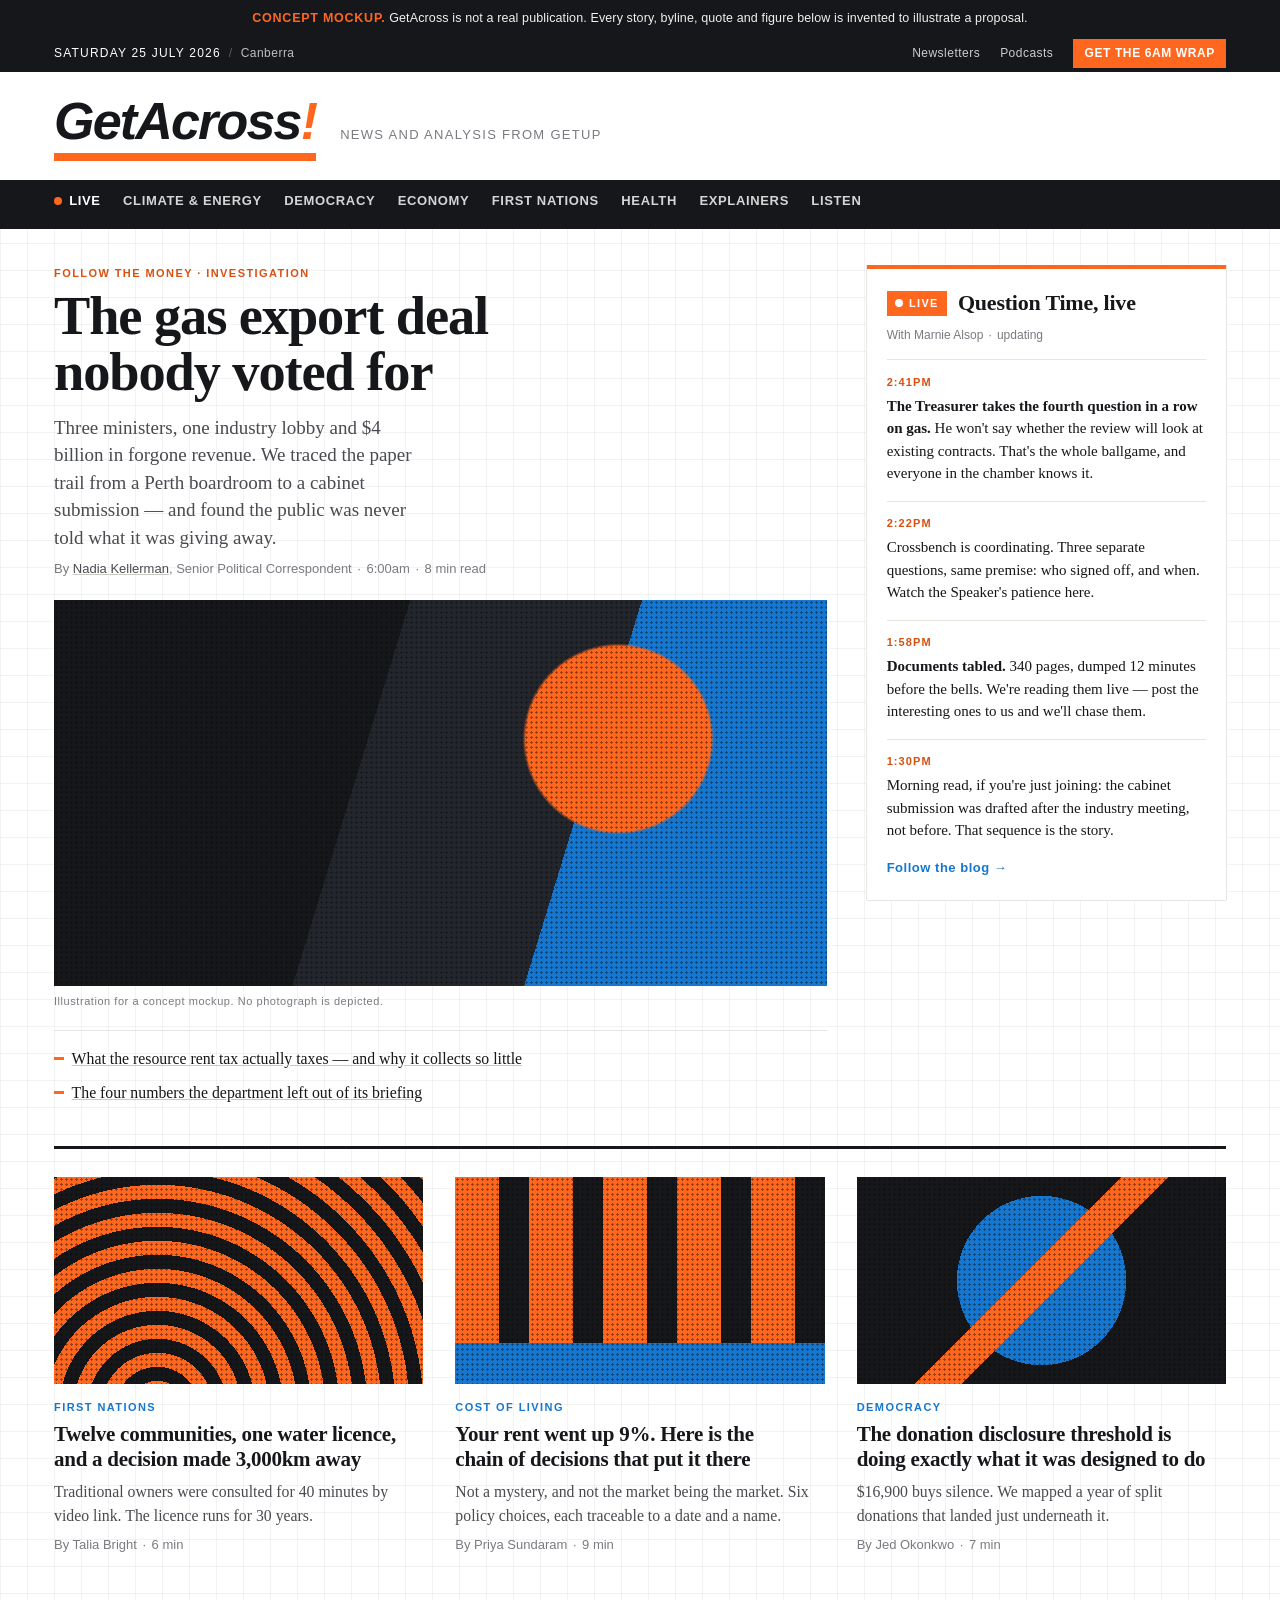
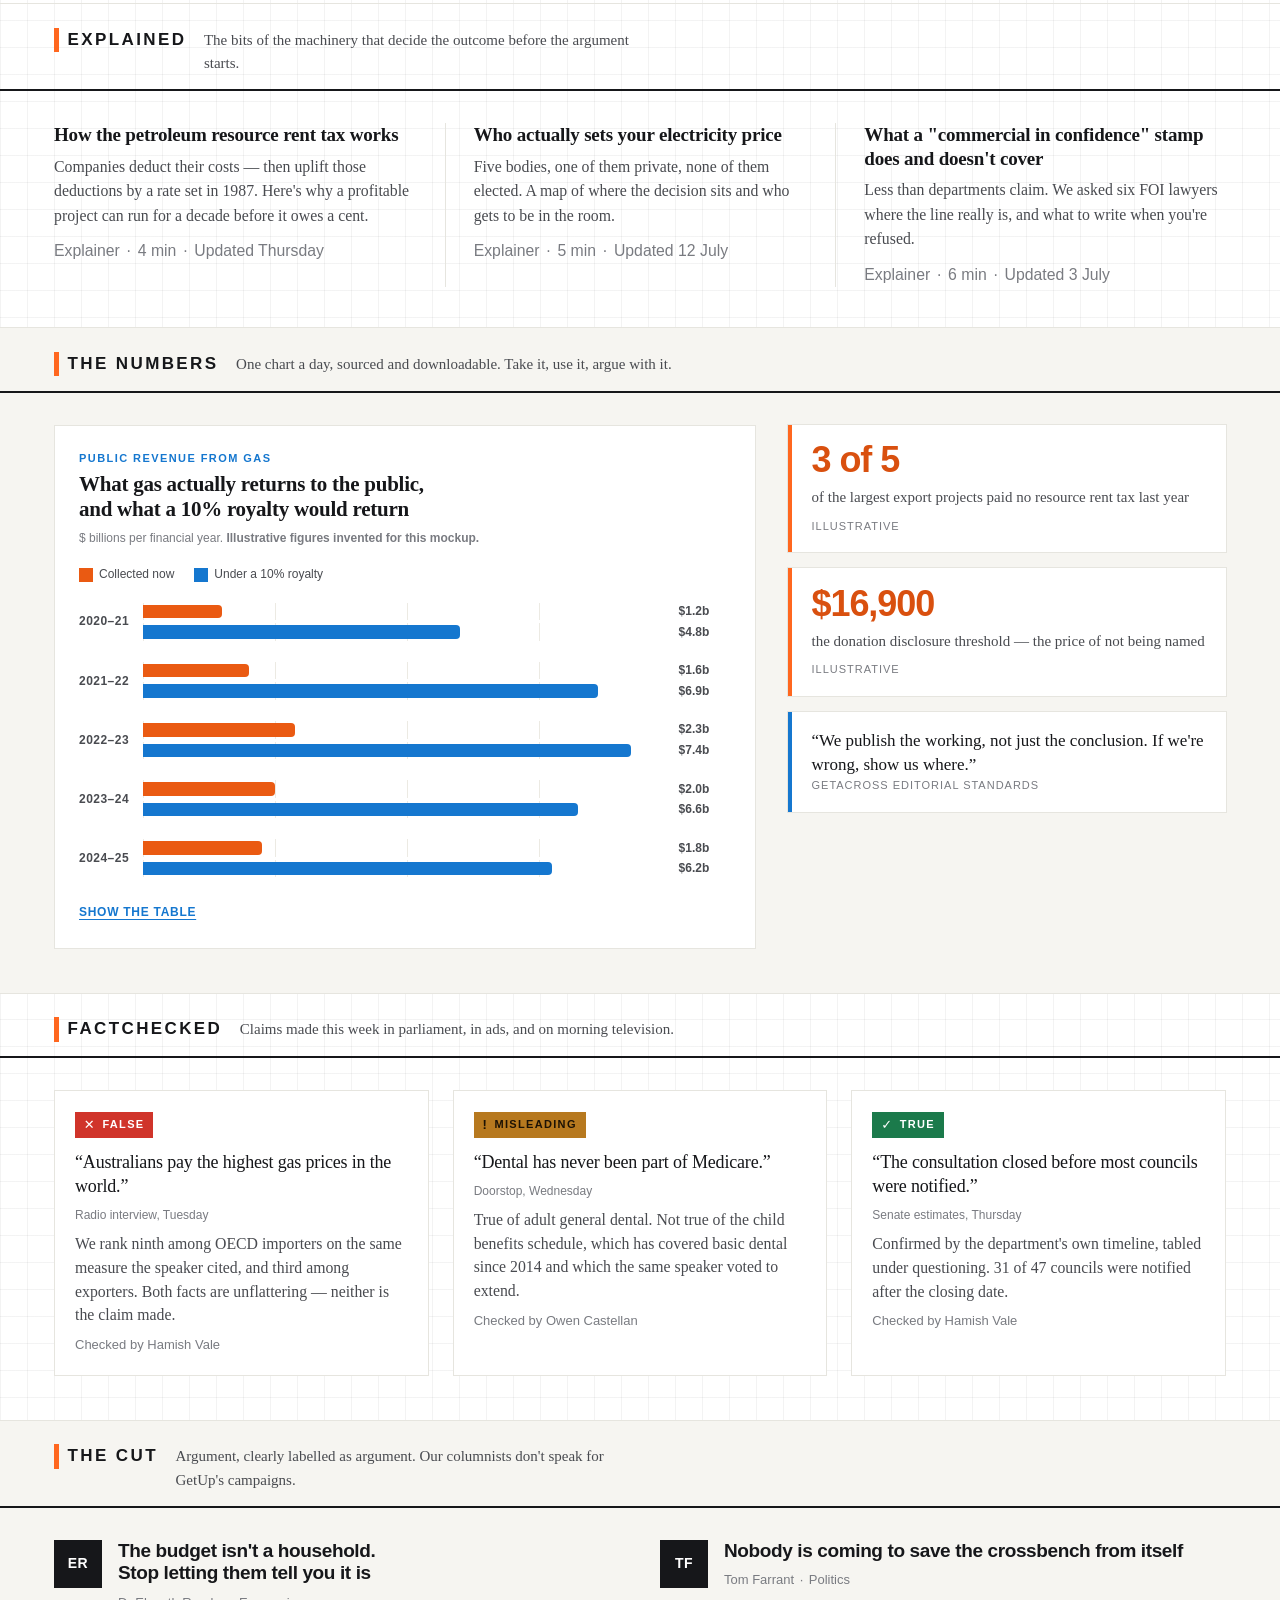
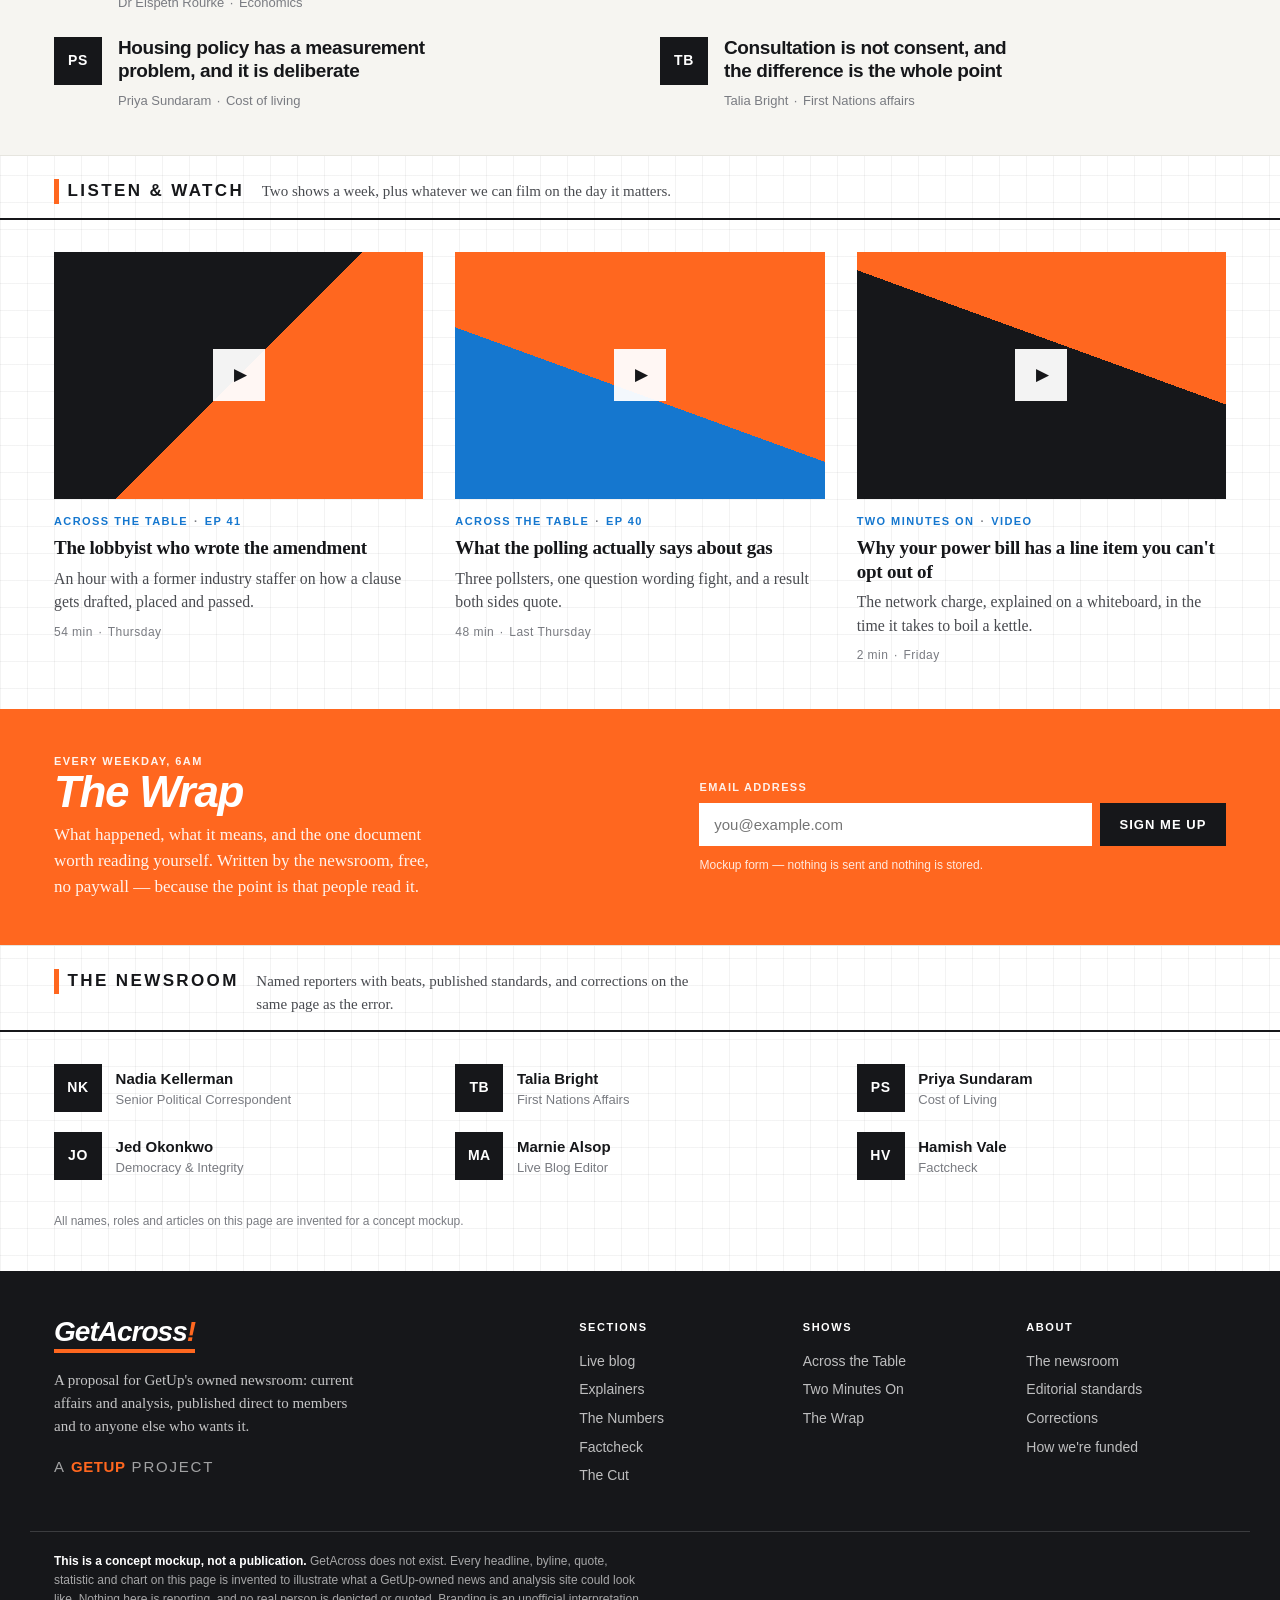
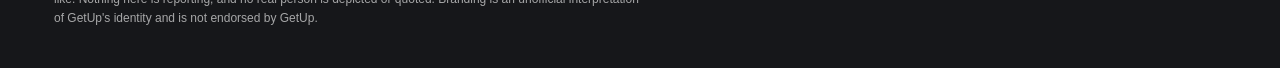
<file: getacross/index.html>
<!DOCTYPE html>
<html lang="en-AU">
<head>
<meta charset="utf-8">
<meta name="viewport" content="width=device-width, initial-scale=1">
<title>GetAcross — News and analysis from GetUp (concept mockup)</title>
<meta name="description" content="A concept mockup of GetAcross, a GetUp-branded current affairs and analysis site. Not a real publication.">
<meta name="robots" content="noindex, nofollow">
<link rel="stylesheet" href="css/getacross.css">
</head>
<body>

<a class="skip-link" href="#lead">Skip to the main story</a>

<div class="mockup-bar" role="note">
  <strong>Concept mockup.</strong> GetAcross is not a real publication. Every story, byline, quote and figure below is invented to illustrate a proposal.
</div>

<div class="utility">
  <div class="wrap utility-inner">
    <span class="utility-date">Saturday 25 July 2026</span>
    <span class="utility-sep" aria-hidden="true">/</span>
    <span>Canberra</span>
    <span class="utility-right">
      <a href="#newsletter">Newsletters</a>
      <a href="#listen">Podcasts</a>
      <a class="utility-cta" href="#newsletter">Get the 6am Wrap</a>
    </span>
  </div>
</div>

<header class="masthead">
  <div class="wrap masthead-inner">
    <a class="wordmark" href="#lead" aria-label="GetAcross home">
      <span class="wordmark-get">Get</span><span class="wordmark-across">Across</span>
    </a>
    <p class="masthead-tag">News and analysis from GetUp</p>
  </div>
  <nav class="mainnav" aria-label="Sections">
    <div class="wrap mainnav-inner">
      <a class="nav-live" href="#live"><span class="pulse" aria-hidden="true"></span>Live</a>
      <a href="#band-explained">Climate &amp; Energy</a>
      <a href="#band-numbers">Democracy</a>
      <a href="#band-explained">Economy</a>
      <a href="#secondary">First Nations</a>
      <a href="#band-factcheck">Health</a>
      <a href="#band-explained">Explainers</a>
      <a href="#listen">Listen</a>
    </div>
  </nav>
</header>

<main>

  <!-- ============ LEAD + LIVE RAIL ============ -->
  <div class="wrap top-grid">

    <article class="lead" id="lead">
      <p class="kicker kicker-invest">Follow the money · Investigation</p>
      <h1 class="lead-head"><a href="#lead">The gas export deal nobody voted for</a></h1>
      <p class="dek">Three ministers, one industry lobby and $4 billion in forgone revenue. We traced the paper trail from a Perth boardroom to a cabinet submission — and found the public was never told what it was giving away.</p>
      <p class="byline">By <a href="#contributors">Nadia Kellerman</a>, Senior Political Correspondent <span class="dot" aria-hidden="true">·</span> <time datetime="2026-07-25">6:00am</time> <span class="dot" aria-hidden="true">·</span> 8 min read</p>

      <figure class="art art-lead art-1">
        <div class="halftone" aria-hidden="true"></div>
        <figcaption>Illustration for a concept mockup. No photograph is depicted.</figcaption>
      </figure>

      <ul class="related">
        <li><a href="#band-explained">What the resource rent tax actually taxes — and why it collects so little</a></li>
        <li><a href="#band-numbers">The four numbers the department left out of its briefing</a></li>
      </ul>
    </article>

    <aside class="rail" id="live" aria-labelledby="live-title">
      <div class="rail-head">
        <span class="live-badge"><span class="pulse" aria-hidden="true"></span>Live</span>
        <h2 id="live-title">Question Time, live</h2>
      </div>
      <p class="rail-by">With Marnie Alsop <span class="dot" aria-hidden="true">·</span> updating</p>
      <ol class="feed">
        <li>
          <time datetime="2026-07-25T14:41">2:41pm</time>
          <p><strong>The Treasurer takes the fourth question in a row on gas.</strong> He won't say whether the review will look at existing contracts. That's the whole ballgame, and everyone in the chamber knows it.</p>
        </li>
        <li>
          <time datetime="2026-07-25T14:22">2:22pm</time>
          <p>Crossbench is coordinating. Three separate questions, same premise: who signed off, and when. Watch the Speaker's patience here.</p>
        </li>
        <li>
          <time datetime="2026-07-25T13:58">1:58pm</time>
          <p><strong>Documents tabled.</strong> 340 pages, dumped 12 minutes before the bells. We're reading them live — post the interesting ones to us and we'll chase them.</p>
        </li>
        <li>
          <time datetime="2026-07-25T13:30">1:30pm</time>
          <p>Morning read, if you're just joining: the cabinet submission was drafted after the industry meeting, not before. That sequence is the story.</p>
        </li>
      </ol>
      <a class="rail-more" href="#live">Follow the blog →</a>
    </aside>
  </div>

  <!-- ============ SECONDARY ROW ============ -->
  <div class="wrap" id="secondary">
    <div class="secondary-grid">

      <article class="story">
        <figure class="art art-2"><div class="halftone" aria-hidden="true"></div></figure>
        <p class="kicker">First Nations</p>
        <h3><a href="#secondary">Twelve communities, one water licence, and a decision made 3,000km away</a></h3>
        <p class="summary">Traditional owners were consulted for 40 minutes by video link. The licence runs for 30 years.</p>
        <p class="byline">By Talia Bright <span class="dot" aria-hidden="true">·</span> 6 min</p>
      </article>

      <article class="story">
        <figure class="art art-3"><div class="halftone" aria-hidden="true"></div></figure>
        <p class="kicker">Cost of living</p>
        <h3><a href="#secondary">Your rent went up 9%. Here is the chain of decisions that put it there</a></h3>
        <p class="summary">Not a mystery, and not the market being the market. Six policy choices, each traceable to a date and a name.</p>
        <p class="byline">By Priya Sundaram <span class="dot" aria-hidden="true">·</span> 9 min</p>
      </article>

      <article class="story">
        <figure class="art art-4"><div class="halftone" aria-hidden="true"></div></figure>
        <p class="kicker">Democracy</p>
        <h3><a href="#secondary">The donation disclosure threshold is doing exactly what it was designed to do</a></h3>
        <p class="summary">$16,900 buys silence. We mapped a year of split donations that landed just underneath it.</p>
        <p class="byline">By Jed Okonkwo <span class="dot" aria-hidden="true">·</span> 7 min</p>
      </article>

    </div>
  </div>

  <!-- ============ EXPLAINED ============ -->
  <section class="band" id="band-explained" aria-labelledby="band-explained-title">
    <div class="band-head">
      <div class="wrap band-head-inner">
        <h2 id="band-explained-title">Explained</h2>
        <p>The bits of the machinery that decide the outcome before the argument starts.</p>
      </div>
    </div>
    <div class="wrap">
      <div class="explain-grid">

        <article class="explainer">
          <h3><a href="#band-explained">How the petroleum resource rent tax works</a></h3>
          <p>Companies deduct their costs — then uplift those deductions by a rate set in 1987. Here's why a profitable project can run for a decade before it owes a cent.</p>
          <p class="explainer-meta">Explainer <span class="dot" aria-hidden="true">·</span> 4 min <span class="dot" aria-hidden="true">·</span> Updated Thursday</p>
        </article>

        <article class="explainer">
          <h3><a href="#band-explained">Who actually sets your electricity price</a></h3>
          <p>Five bodies, one of them private, none of them elected. A map of where the decision sits and who gets to be in the room.</p>
          <p class="explainer-meta">Explainer <span class="dot" aria-hidden="true">·</span> 5 min <span class="dot" aria-hidden="true">·</span> Updated 12 July</p>
        </article>

        <article class="explainer">
          <h3><a href="#band-explained">What a "commercial in confidence" stamp does and doesn't cover</a></h3>
          <p>Less than departments claim. We asked six FOI lawyers where the line really is, and what to write when you're refused.</p>
          <p class="explainer-meta">Explainer <span class="dot" aria-hidden="true">·</span> 6 min <span class="dot" aria-hidden="true">·</span> Updated 3 July</p>
        </article>

      </div>
    </div>
  </section>

  <!-- ============ THE NUMBERS ============ -->
  <section class="band band-alt" id="band-numbers" aria-labelledby="band-numbers-title">
    <div class="band-head">
      <div class="wrap band-head-inner">
        <h2 id="band-numbers-title">The numbers</h2>
        <p>One chart a day, sourced and downloadable. Take it, use it, argue with it.</p>
      </div>
    </div>
    <div class="wrap">
      <div class="numbers-grid">

        <figure class="chart-card viz-root">
          <figcaption>
            <p class="chart-kicker">Public revenue from gas</p>
            <h3 class="chart-title">What gas actually returns to the public, and what a 10% royalty would return</h3>
            <p class="chart-sub">$ billions per financial year. <strong>Illustrative figures invented for this mockup.</strong></p>
          </figcaption>

          <div class="legend" role="list">
            <span class="legend-item" role="listitem"><span class="swatch swatch-1" aria-hidden="true"></span>Collected now</span>
            <span class="legend-item" role="listitem"><span class="swatch swatch-2" aria-hidden="true"></span>Under a 10% royalty</span>
          </div>

          <div class="chart" id="chart" data-chart>
            <!-- rows injected by js/getacross.js -->
          </div>

          <div class="chart-actions">
            <button type="button" class="linkish" data-table-toggle aria-expanded="false" aria-controls="chart-table">Show the table</button>
          </div>
          <div class="table-wrap" id="chart-table" hidden>
            <table>
              <caption>Public revenue from gas, $bn — illustrative</caption>
              <thead><tr><th scope="col">Year</th><th scope="col">Collected now</th><th scope="col">Under a 10% royalty</th></tr></thead>
              <tbody data-table-body></tbody>
            </table>
          </div>
        </figure>

        <div class="stats">
          <div class="stat">
            <p class="stat-value">3 of 5</p>
            <p class="stat-label">of the largest export projects paid no resource rent tax last year</p>
            <p class="stat-note">Illustrative</p>
          </div>
          <div class="stat">
            <p class="stat-value">$16,900</p>
            <p class="stat-label">the donation disclosure threshold — the price of not being named</p>
            <p class="stat-note">Illustrative</p>
          </div>
          <div class="stat stat-quote">
            <blockquote><p>“We publish the working, not just the conclusion. If we're wrong, show us where.”</p></blockquote>
            <p class="stat-note">GetAcross editorial standards</p>
          </div>
        </div>

      </div>
    </div>
  </section>

  <!-- ============ FACTCHECKED ============ -->
  <section class="band" id="band-factcheck" aria-labelledby="band-factcheck-title">
    <div class="band-head">
      <div class="wrap band-head-inner">
        <h2 id="band-factcheck-title">Factchecked</h2>
        <p>Claims made this week in parliament, in ads, and on morning television.</p>
      </div>
    </div>
    <div class="wrap">
      <div class="fact-grid">

        <article class="fact">
          <p class="verdict verdict-false"><span class="verdict-mark" aria-hidden="true">✕</span>False</p>
          <blockquote><p>“Australians pay the highest gas prices in the world.”</p></blockquote>
          <p class="fact-source">Radio interview, Tuesday</p>
          <p class="summary">We rank ninth among OECD importers on the same measure the speaker cited, and third among exporters. Both facts are unflattering — neither is the claim made.</p>
          <p class="byline">Checked by Hamish Vale</p>
        </article>

        <article class="fact">
          <p class="verdict verdict-mixed"><span class="verdict-mark" aria-hidden="true">!</span>Misleading</p>
          <blockquote><p>“Dental has never been part of Medicare.”</p></blockquote>
          <p class="fact-source">Doorstop, Wednesday</p>
          <p class="summary">True of adult general dental. Not true of the child benefits schedule, which has covered basic dental since 2014 and which the same speaker voted to extend.</p>
          <p class="byline">Checked by Owen Castellan</p>
        </article>

        <article class="fact">
          <p class="verdict verdict-true"><span class="verdict-mark" aria-hidden="true">✓</span>True</p>
          <blockquote><p>“The consultation closed before most councils were notified.”</p></blockquote>
          <p class="fact-source">Senate estimates, Thursday</p>
          <p class="summary">Confirmed by the department's own timeline, tabled under questioning. 31 of 47 councils were notified after the closing date.</p>
          <p class="byline">Checked by Hamish Vale</p>
        </article>

      </div>
    </div>
  </section>

  <!-- ============ THE CUT (opinion) ============ -->
  <section class="band band-opinion" id="band-cut" aria-labelledby="band-cut-title">
    <div class="band-head">
      <div class="wrap band-head-inner">
        <h2 id="band-cut-title">The Cut</h2>
        <p>Argument, clearly labelled as argument. Our columnists don't speak for GetUp's campaigns.</p>
      </div>
    </div>
    <div class="wrap">
      <div class="cut-grid">

        <article class="column">
          <span class="avatar" aria-hidden="true">ER</span>
          <div>
            <h3><a href="#band-cut">The budget isn't a household. Stop letting them tell you it is</a></h3>
            <p class="byline">Dr Elspeth Rourke <span class="dot" aria-hidden="true">·</span> Economics</p>
          </div>
        </article>

        <article class="column">
          <span class="avatar" aria-hidden="true">TF</span>
          <div>
            <h3><a href="#band-cut">Nobody is coming to save the crossbench from itself</a></h3>
            <p class="byline">Tom Farrant <span class="dot" aria-hidden="true">·</span> Politics</p>
          </div>
        </article>

        <article class="column">
          <span class="avatar" aria-hidden="true">PS</span>
          <div>
            <h3><a href="#band-cut">Housing policy has a measurement problem, and it is deliberate</a></h3>
            <p class="byline">Priya Sundaram <span class="dot" aria-hidden="true">·</span> Cost of living</p>
          </div>
        </article>

        <article class="column">
          <span class="avatar" aria-hidden="true">TB</span>
          <div>
            <h3><a href="#band-cut">Consultation is not consent, and the difference is the whole point</a></h3>
            <p class="byline">Talia Bright <span class="dot" aria-hidden="true">·</span> First Nations affairs</p>
          </div>
        </article>

      </div>
    </div>
  </section>

  <!-- ============ LISTEN & WATCH ============ -->
  <section class="band" id="listen" aria-labelledby="listen-title">
    <div class="band-head">
      <div class="wrap band-head-inner">
        <h2 id="listen-title">Listen &amp; watch</h2>
        <p>Two shows a week, plus whatever we can film on the day it matters.</p>
      </div>
    </div>
    <div class="wrap">
      <div class="media-grid">

        <article class="episode">
          <div class="ep-art ep-art-1"><span class="ep-play" aria-hidden="true">▶</span></div>
          <p class="kicker">Across the Table <span class="dot" aria-hidden="true">·</span> Ep 41</p>
          <h3><a href="#listen">The lobbyist who wrote the amendment</a></h3>
          <p class="summary">An hour with a former industry staffer on how a clause gets drafted, placed and passed.</p>
          <p class="ep-meta">54 min <span class="dot" aria-hidden="true">·</span> Thursday</p>
        </article>

        <article class="episode">
          <div class="ep-art ep-art-2"><span class="ep-play" aria-hidden="true">▶</span></div>
          <p class="kicker">Across the Table <span class="dot" aria-hidden="true">·</span> Ep 40</p>
          <h3><a href="#listen">What the polling actually says about gas</a></h3>
          <p class="summary">Three pollsters, one question wording fight, and a result both sides quote.</p>
          <p class="ep-meta">48 min <span class="dot" aria-hidden="true">·</span> Last Thursday</p>
        </article>

        <article class="episode">
          <div class="ep-art ep-art-3"><span class="ep-play" aria-hidden="true">▶</span></div>
          <p class="kicker">Two Minutes On <span class="dot" aria-hidden="true">·</span> Video</p>
          <h3><a href="#listen">Why your power bill has a line item you can't opt out of</a></h3>
          <p class="summary">The network charge, explained on a whiteboard, in the time it takes to boil a kettle.</p>
          <p class="ep-meta">2 min <span class="dot" aria-hidden="true">·</span> Friday</p>
        </article>

      </div>
    </div>
  </section>

  <!-- ============ NEWSLETTER ============ -->
  <section class="signup" id="newsletter" aria-labelledby="signup-title">
    <div class="wrap signup-inner">
      <div class="signup-copy">
        <p class="kicker kicker-invert">Every weekday, 6am</p>
        <h2 id="signup-title">The Wrap</h2>
        <p>What happened, what it means, and the one document worth reading yourself. Written by the newsroom, free, no paywall — because the point is that people read it.</p>
      </div>
      <form class="signup-form" data-signup novalidate>
        <label for="email">Email address</label>
        <div class="field-row">
          <input id="email" name="email" type="email" placeholder="you@example.com" autocomplete="email">
          <button type="submit">Sign me up</button>
        </div>
        <p class="form-note" data-signup-note>Mockup form — nothing is sent and nothing is stored.</p>
      </form>
    </div>
  </section>

  <!-- ============ CONTRIBUTORS ============ -->
  <section class="band" id="contributors" aria-labelledby="contributors-title">
    <div class="band-head">
      <div class="wrap band-head-inner">
        <h2 id="contributors-title">The newsroom</h2>
        <p>Named reporters with beats, published standards, and corrections on the same page as the error.</p>
      </div>
    </div>
    <div class="wrap">
      <ul class="people">
        <li><span class="avatar" aria-hidden="true">NK</span><span><strong>Nadia Kellerman</strong>Senior Political Correspondent</span></li>
        <li><span class="avatar" aria-hidden="true">TB</span><span><strong>Talia Bright</strong>First Nations Affairs</span></li>
        <li><span class="avatar" aria-hidden="true">PS</span><span><strong>Priya Sundaram</strong>Cost of Living</span></li>
        <li><span class="avatar" aria-hidden="true">JO</span><span><strong>Jed Okonkwo</strong>Democracy &amp; Integrity</span></li>
        <li><span class="avatar" aria-hidden="true">MA</span><span><strong>Marnie Alsop</strong>Live Blog Editor</span></li>
        <li><span class="avatar" aria-hidden="true">HV</span><span><strong>Hamish Vale</strong>Factcheck</span></li>
      </ul>
      <p class="people-note">All names, roles and articles on this page are invented for a concept mockup.</p>
    </div>
  </section>

</main>

<footer class="site-foot">
  <div class="wrap foot-inner">
    <div class="foot-brand">
      <span class="wordmark wordmark-foot"><span class="wordmark-get">Get</span><span class="wordmark-across">Across</span></span>
      <p>A proposal for GetUp's owned newsroom: current affairs and analysis, published direct to members and to anyone else who wants it.</p>
      <p class="foot-lockup">A <strong>GetUp</strong> project</p>
    </div>
    <nav class="foot-cols" aria-label="Footer">
      <div>
        <h3>Sections</h3>
        <a href="#live">Live blog</a>
        <a href="#band-explained">Explainers</a>
        <a href="#band-numbers">The Numbers</a>
        <a href="#band-factcheck">Factcheck</a>
        <a href="#band-cut">The Cut</a>
      </div>
      <div>
        <h3>Shows</h3>
        <a href="#listen">Across the Table</a>
        <a href="#listen">Two Minutes On</a>
        <a href="#newsletter">The Wrap</a>
      </div>
      <div>
        <h3>About</h3>
        <a href="#contributors">The newsroom</a>
        <a href="#contributors">Editorial standards</a>
        <a href="#contributors">Corrections</a>
        <a href="#contributors">How we're funded</a>
      </div>
    </nav>
  </div>
  <div class="wrap foot-legal">
    <p><strong>This is a concept mockup, not a publication.</strong> GetAcross does not exist. Every headline, byline, quote, statistic and chart on this page is invented to illustrate what a GetUp-owned news and analysis site could look like. Nothing here is reporting, and no real person is depicted or quoted. Branding is an unofficial interpretation of GetUp's identity and is not endorsed by GetUp.</p>
  </div>
</footer>

<script src="js/getacross.js"></script>
</body>
</html>
</file>
<file: getacross/css/getacross.css>
/* ==========================================================================
   GetAcross — concept mockup stylesheet
   Brand: GetUp's real identity — orange #ff671f on white, a bright blue accent,
   heavy black type, and a faint graph-paper grid. Newspaper furniture on top:
   flat rules, no rounded corners, screen-printed halftone art built from CSS.
   Typography carries an editorial rule: reported news is set in the serif,
   opinion in the grotesque, so the typeface tells you what you're reading.
   ========================================================================== */

/* ---------- Tokens ---------- */
:root {
  color-scheme: light;

  --paper:        #ffffff;
  --wash:         #f6f5f1;   /* faint warm grey for alternating bands */
  --card:         #ffffff;
  --ink:          #16171a;   /* near-black */
  --ink-2:        #494b50;
  --ink-3:        #797b81;
  --rule:         #e6e5df;
  --rule-strong:  #c9c8c1;
  --rule-heavy:   #16171a;   /* thick structural rules */
  --grid:         rgba(20, 22, 26, 0.05);   /* graph-paper lines */

  /* Chrome that stays dark in BOTH themes — nav, utility strip, footer, avatars */
  --chrome:       #16171a;
  --chrome-hover: #000000;

  --brand:        #ff671f;   /* GetUp orange */
  --brand-deep:   #d9500f;   /* hover / orange text on white */
  --brand-tint:   #fff1e9;
  --blue:         #1577cf;   /* accent / links */
  --blue-deep:    #0f5fa8;

  --live:         #ff671f;
  --good:         #1b7a4b;   /* factcheck: true */
  --warn:         #b7791f;   /* factcheck: misleading */
  --false:        #d0342a;   /* factcheck: false */

  --series-1:     #ea5a12;
  --series-2:     #1577cf;
  --chart-grid:   #eceae3;

  --link:         var(--blue);

  /* Story art — same ink in both themes, like a printed image */
  --art-ink:    #16171a;
  --art-brand:  #ff671f;
  --art-blue:   #1577cf;
  --art-lift:   #ff8a4d;
  --art-paper:  #fbf7ef;

  --serif: Charter, "Bitstream Charter", "Iowan Old Style", "Palatino Linotype", Palatino, Georgia, "Liberation Serif", serif;
  --grot:  "Helvetica Neue", Helvetica, Arial, "Liberation Sans", system-ui, sans-serif;

  --wrap: 1220px;
}

@media (prefers-color-scheme: dark) {
  :root:not([data-theme="light"]) {
    color-scheme: dark;
    --paper:       #121316;
    --wash:        #191a1e;
    --card:        #1c1d21;
    --ink:         #f2f1ee;
    --ink-2:       #c2c1bc;
    --ink-3:       #918f8a;
    --rule:        #2b2c30;
    --rule-strong: #43444a;
    --rule-heavy:  #3a3b41;
    --grid:        rgba(255, 255, 255, 0.045);
    --chrome:      #1e2025;
    --chrome-hover:#16171a;

    --brand:       #ff7a3c;
    --brand-deep:  #ff671f;
    --brand-tint:  #2a1a10;
    --blue:        #58a6ea;
    --blue-deep:   #7bbdf0;

    --live:        #ff7a3c;
    --good:        #35a06c;
    --warn:        #d9a227;
    --false:       #ef5a4e;

    --series-1:    #f0611c;
    --series-2:    #3f8fd8;
    --chart-grid:  #2a2b30;
  }
}

:root[data-theme="dark"] {
  color-scheme: dark;
  --paper:       #121316;
  --wash:        #191a1e;
  --card:        #1c1d21;
  --ink:         #f2f1ee;
  --ink-2:       #c2c1bc;
  --ink-3:       #918f8a;
  --rule:        #2b2c30;
  --rule-strong: #43444a;
  --rule-heavy:  #3a3b41;
  --grid:        rgba(255, 255, 255, 0.045);
  --chrome:      #1e2025;
  --chrome-hover:#16171a;

  --brand:       #ff7a3c;
  --brand-deep:  #ff671f;
  --brand-tint:  #2a1a10;
  --blue:        #58a6ea;
  --blue-deep:   #7bbdf0;

  --live:        #ff7a3c;
  --good:        #35a06c;
  --warn:        #d9a227;
  --false:       #ef5a4e;

  --series-1:    #f0611c;
  --series-2:    #3f8fd8;
  --chart-grid:  #2a2b30;
}

/* ---------- Base ---------- */
* { box-sizing: border-box; }

body {
  margin: 0;
  background-color: var(--paper);
  background-image:
    linear-gradient(var(--grid) 1px, transparent 1px),
    linear-gradient(90deg, var(--grid) 1px, transparent 1px);
  background-size: 27px 27px;
  color: var(--ink);
  font-family: var(--serif);
  font-size: 1.0625rem;
  line-height: 1.55;
  -webkit-font-smoothing: antialiased;
}

a { color: var(--link); }

img, svg { max-width: 100%; }

.wrap {
  max-width: var(--wrap);
  margin: 0 auto;
  padding: 0 1.5rem;
}

.skip-link {
  position: absolute;
  left: -9999px;
  top: 0;
  background: var(--brand);
  color: #fff;
  padding: 0.6rem 1rem;
  font-family: var(--grot);
  font-weight: 700;
  z-index: 100;
}
.skip-link:focus { left: 0; }

:focus-visible {
  outline: 3px solid var(--brand);
  outline-offset: 2px;
}

.dot { color: var(--ink-3); padding: 0 0.15em; }

/* Shared furniture: kickers and eyebrow labels */
.kicker {
  margin: 0 0 0.4rem;
  font-family: var(--grot);
  font-size: 0.6875rem;
  font-weight: 800;
  letter-spacing: 0.13em;
  text-transform: uppercase;
  color: var(--blue);          /* topic kickers read in the accent blue */
}
.kicker-invest { color: var(--brand-deep); }   /* investigation / urgent in brand orange */
.kicker-invert { color: rgba(255, 255, 255, 0.9); }

.byline {
  margin: 0.5rem 0 0;
  font-family: var(--grot);
  font-size: 0.8125rem;
  color: var(--ink-3);
}
.byline a { color: var(--ink-2); text-decoration-color: var(--rule-strong); }

.summary {
  margin: 0.45rem 0 0;
  color: var(--ink-2);
  font-size: 0.9875rem;
  line-height: 1.5;
}

/* ---------- Mockup notice (neutral black bar so it never reads as brand) ---------- */
.mockup-bar {
  background: var(--chrome);
  color: #f2f1ee;
  font-family: var(--grot);
  font-size: 0.78125rem;
  line-height: 1.45;
  letter-spacing: 0.01em;
  padding: 0.55rem 1.5rem;
  text-align: center;
}
.mockup-bar strong { color: var(--brand); letter-spacing: 0.06em; text-transform: uppercase; }

/* ---------- Utility strip ---------- */
.utility {
  background: var(--chrome);
  color: rgba(255, 255, 255, 0.72);
  font-family: var(--grot);
  font-size: 0.75rem;
  letter-spacing: 0.04em;
}
.utility-inner {
  display: flex;
  align-items: center;
  gap: 0.5rem;
  min-height: 2.25rem;
  flex-wrap: wrap;
}
.utility-date { text-transform: uppercase; letter-spacing: 0.1em; color: #fff; }
.utility-sep { color: rgba(255, 255, 255, 0.3); }
.utility-right {
  margin-left: auto;
  display: flex;
  align-items: center;
  gap: 1.25rem;
}
.utility a { color: rgba(255, 255, 255, 0.78); text-decoration: none; }
.utility a:hover { color: #fff; text-decoration: underline; }
.utility-cta {
  background: var(--brand);
  color: #fff !important;
  font-weight: 800;
  padding: 0.32rem 0.7rem;
  letter-spacing: 0.05em;
  text-transform: uppercase;
}
.utility-cta:hover { background: var(--brand-deep); text-decoration: none !important; }

/* ---------- Masthead ---------- */
.masthead { background: var(--paper); border-bottom: 3px solid var(--rule-heavy); }
.masthead-inner {
  display: flex;
  align-items: baseline;
  gap: 1.5rem;
  flex-wrap: wrap;
  padding-top: 1.6rem;
  padding-bottom: 1.2rem;
}

/* Wordmark echoes the GetUp! logotype: heavy black italic, orange underline swoosh */
.wordmark {
  display: inline-flex;
  align-items: baseline;
  text-decoration: none;
  font-family: var(--grot);
  font-weight: 800;
  font-style: italic;
  font-size: clamp(2.1rem, 6vw, 3.25rem);
  line-height: 0.95;
  letter-spacing: -0.035em;
  color: var(--ink);
  padding-bottom: 0.12em;
  border-bottom: 0.16em solid var(--brand);
}
.wordmark-get { color: var(--ink); }
.wordmark-across { color: var(--ink); }
.wordmark-across::after {
  content: "!";
  color: var(--brand);
  font-style: italic;
}

.masthead-tag {
  margin: 0;
  font-family: var(--grot);
  font-size: 0.8125rem;
  letter-spacing: 0.1em;
  text-transform: uppercase;
  color: var(--ink-3);
}

/* ---------- Nav ---------- */
.mainnav {
  position: sticky;
  top: 0;
  z-index: 20;
  background: var(--chrome);
}
.mainnav-inner {
  display: flex;
  align-items: center;
  gap: 1.4rem;
  overflow-x: auto;
  scrollbar-width: thin;
  min-height: 2.75rem;
  font-family: var(--grot);
  font-size: 0.8125rem;
  font-weight: 700;
  letter-spacing: 0.05em;
  text-transform: uppercase;
  white-space: nowrap;
}
.mainnav a {
  color: rgba(255, 255, 255, 0.82);
  text-decoration: none;
  padding: 0.7rem 0;
  border-bottom: 3px solid transparent;
}
.mainnav a:hover { color: #fff; border-bottom-color: var(--brand); }
.nav-live { color: #fff !important; display: inline-flex; align-items: center; gap: 0.45rem; }

.pulse {
  width: 0.5rem;
  height: 0.5rem;
  border-radius: 50%;
  background: var(--live);
  box-shadow: 0 0 0 0 rgba(255, 103, 31, 0.7);
  animation: pulse 2.4s ease-out infinite;
  flex: none;
}
@keyframes pulse {
  0%   { box-shadow: 0 0 0 0 rgba(255, 103, 31, 0.65); }
  70%  { box-shadow: 0 0 0 0.55rem rgba(255, 103, 31, 0); }
  100% { box-shadow: 0 0 0 0 rgba(255, 103, 31, 0); }
}

/* ---------- Halftone art ----------
   Art colours are deliberately fixed in both themes: a printed image doesn't
   invert when the reader flips to dark mode, and neither should these. */
.art { margin: 0; }
.art .halftone {
  position: relative;
  aspect-ratio: 16 / 9;
  overflow: hidden;
  background: var(--art-ink);
}
.art .halftone::after {
  content: "";
  position: absolute;
  inset: 0;
  background-image: radial-gradient(circle, rgba(10, 8, 5, 0.42) 1.15px, transparent 1.25px);
  background-size: 5px 5px;
}
.art-lead { margin-top: 1.25rem; }
.art-lead .halftone { aspect-ratio: 2 / 1; }
.art-lead figcaption {
  font-family: var(--grot);
  font-size: 0.6875rem;
  letter-spacing: 0.05em;
  color: var(--ink-3);
  padding-top: 0.45rem;
}

/* Each tile is a flat, screen-printed composition — no photographs are implied. */
.art-1 .halftone {
  background:
    radial-gradient(circle at 73% 36%, var(--art-brand) 0 15%, transparent 15.5%),
    linear-gradient(107deg, var(--art-ink) 0 40%, #23262c 40% 66%, var(--art-blue) 66% 100%);
}
.art-2 .halftone {
  background:
    repeating-radial-gradient(circle at 28% 112%, var(--art-ink) 0 14px, var(--art-brand) 14px 28px);
}
.art-3 .halftone {
  background:
    linear-gradient(to top, var(--art-blue) 0 20%, transparent 20%),
    repeating-linear-gradient(90deg, var(--art-brand) 0 12%, var(--art-ink) 12% 20%);
}
.art-4 .halftone {
  background:
    linear-gradient(135deg, transparent 0 46%, var(--art-brand) 46% 54%, transparent 54%),
    radial-gradient(circle at 50% 50%, var(--art-blue) 0 40%, var(--art-ink) 40%);
}

/* ---------- Lead + live rail ---------- */
.top-grid {
  display: grid;
  grid-template-columns: minmax(0, 2.15fr) minmax(0, 1fr);
  gap: 2.5rem;
  padding-top: 2.25rem;
  padding-bottom: 2.5rem;
  align-items: start;
}

.lead-head {
  margin: 0;
  font-size: clamp(2.15rem, 5.2vw, 3.4rem);
  line-height: 1.03;
  letter-spacing: -0.02em;
  font-weight: 700;
  text-wrap: balance;
}
.lead-head a { color: inherit; text-decoration: none; }
.lead-head a:hover { color: var(--brand-deep); text-decoration: underline; text-decoration-thickness: 3px; text-underline-offset: 5px; }

.dek {
  margin: 0.85rem 0 0;
  font-size: 1.1875rem;
  line-height: 1.45;
  color: var(--ink-2);
  max-width: 40ch;
}

.related {
  margin: 1.25rem 0 0;
  padding: 1rem 0 0;
  border-top: 1px solid var(--rule);
  list-style: none;
  display: grid;
  gap: 0.6rem;
}
.related li {
  position: relative;
  padding-left: 1.1rem;
  font-size: 0.9875rem;
}
.related li::before {
  content: "";
  position: absolute;
  left: 0;
  top: 0.62em;
  width: 0.6rem;
  height: 3px;
  background: var(--brand);
}
.related a { color: var(--ink); text-decoration-color: var(--rule-strong); }
.related a:hover { color: var(--brand-deep); }

/* Live rail */
.rail {
  background: var(--card);
  border-top: 4px solid var(--brand);
  padding: 1.1rem 1.25rem 1.25rem;
  box-shadow: 0 1px 0 var(--rule), 1px 0 0 var(--rule), -1px 0 0 var(--rule);
}
.rail-head { display: flex; align-items: center; gap: 0.7rem; flex-wrap: wrap; }
.live-badge {
  display: inline-flex;
  align-items: center;
  gap: 0.4rem;
  background: var(--brand);
  color: #fff;
  font-family: var(--grot);
  font-size: 0.6875rem;
  font-weight: 800;
  letter-spacing: 0.12em;
  text-transform: uppercase;
  padding: 0.25rem 0.5rem;
}
.live-badge .pulse { background: #fff; box-shadow: none; animation: none; }
.rail-head h2 {
  margin: 0;
  font-size: 1.375rem;
  letter-spacing: -0.01em;
}
.rail-by {
  margin: 0.35rem 0 0.9rem;
  font-family: var(--grot);
  font-size: 0.75rem;
  color: var(--ink-3);
}

.feed { list-style: none; margin: 0; padding: 0; display: grid; gap: 1rem; }
.feed li { border-top: 1px solid var(--rule); padding-top: 0.85rem; }
.feed time {
  display: block;
  font-family: var(--grot);
  font-size: 0.6875rem;
  font-weight: 800;
  letter-spacing: 0.1em;
  text-transform: uppercase;
  color: var(--brand-deep);
  margin-bottom: 0.25rem;
}
.feed p { margin: 0; font-size: 0.9375rem; line-height: 1.5; }
.rail-more {
  display: inline-block;
  margin-top: 1rem;
  font-family: var(--grot);
  font-size: 0.8125rem;
  font-weight: 800;
  letter-spacing: 0.04em;
  text-decoration: none;
}
.rail-more:hover { text-decoration: underline; }

/* ---------- Secondary stories ---------- */
.secondary-grid {
  display: grid;
  grid-template-columns: repeat(3, minmax(0, 1fr));
  gap: 2rem;
  padding-bottom: 3rem;
  border-top: 3px solid var(--rule-heavy);
  padding-top: 1.75rem;
}
.story h3 {
  margin: 0;
  font-size: 1.3125rem;
  line-height: 1.2;
  letter-spacing: -0.012em;
  text-wrap: balance;
}
.story h3 a { color: inherit; text-decoration: none; }
.story h3 a:hover { color: var(--brand-deep); text-decoration: underline; text-underline-offset: 4px; }
.story .art { margin-bottom: 0.9rem; }

/* ---------- Bands ---------- */
.band { border-top: 1px solid var(--rule); }
.band-alt { background: var(--wash); }

/* Clean section head: grotesque ink label with a leading orange tick + rule */
.band-head { border-bottom: 2px solid var(--rule-heavy); }
.band-head-inner {
  display: flex;
  align-items: baseline;
  gap: 1.1rem;
  flex-wrap: wrap;
  padding-top: 1.4rem;
  padding-bottom: 0.85rem;
}
.band-head h2 {
  margin: 0;
  position: relative;
  padding-left: 0.85rem;
  font-family: var(--grot);
  font-size: 1.0625rem;
  font-weight: 800;
  letter-spacing: 0.14em;
  text-transform: uppercase;
  color: var(--ink);
}
.band-head h2::before {
  content: "";
  position: absolute;
  left: 0;
  top: 0.05em;
  bottom: 0.05em;
  width: 0.32rem;
  background: var(--brand);
}
.band-head p {
  margin: 0;
  font-size: 0.9375rem;
  color: var(--ink-2);
  max-width: 60ch;
}

/* Explainers */
.explain-grid {
  display: grid;
  grid-template-columns: repeat(3, minmax(0, 1fr));
  gap: 0;
  padding: 2rem 0 2.5rem;
}
.explainer { padding: 0 1.75rem; border-left: 1px solid var(--rule); }
.explainer:first-child { padding-left: 0; border-left: none; }
.explainer:last-child { padding-right: 0; }
.explainer h3 {
  margin: 0 0 0.5rem;
  font-size: 1.1875rem;
  line-height: 1.25;
  letter-spacing: -0.01em;
}
.explainer h3 a { color: inherit; text-decoration: none; }
.explainer h3 a:hover { color: var(--brand-deep); text-decoration: underline; text-underline-offset: 4px; }
.explainer p { margin: 0; color: var(--ink-2); font-size: 0.9875rem; }
.explainer-meta {
  margin-top: 0.7rem !important;
  font-family: var(--grot);
  font-size: 0.75rem;
  color: var(--ink-3) !important;
}

/* ---------- The numbers ---------- */
.numbers-grid {
  display: grid;
  grid-template-columns: minmax(0, 1.6fr) minmax(0, 1fr);
  gap: 2rem;
  padding: 2rem 0 2.75rem;
  align-items: start;
}

.chart-card {
  margin: 0;
  background: var(--card);
  border: 1px solid var(--rule);
  padding: 1.5rem;
}
.chart-kicker {
  margin: 0 0 0.3rem;
  font-family: var(--grot);
  font-size: 0.6875rem;
  font-weight: 800;
  letter-spacing: 0.13em;
  text-transform: uppercase;
  color: var(--blue);
}
.chart-title {
  margin: 0;
  font-size: 1.3125rem;
  line-height: 1.22;
  letter-spacing: -0.012em;
  text-wrap: balance;
}
.chart-sub {
  margin: 0.4rem 0 1.1rem;
  font-family: var(--grot);
  font-size: 0.75rem;
  color: var(--ink-3);
}

.legend {
  display: flex;
  gap: 1.25rem;
  flex-wrap: wrap;
  font-family: var(--grot);
  font-size: 0.75rem;
  color: var(--ink-2);
  margin-bottom: 1rem;
}
.legend-item { display: inline-flex; align-items: center; gap: 0.4rem; }
.swatch { width: 0.85rem; height: 0.85rem; flex: none; }
.swatch-1 { background: var(--series-1); }
.swatch-2 { background: var(--series-2); }

.chart { display: grid; gap: 1rem; }
.chart-row {
  display: grid;
  grid-template-columns: 3.25rem minmax(0, 1fr);
  gap: 0.75rem;
  align-items: center;
}
.chart-year {
  font-family: var(--grot);
  font-size: 0.75rem;
  font-weight: 700;
  letter-spacing: 0.04em;
  color: var(--ink-2);
  font-variant-numeric: tabular-nums;
}
.chart-bars {
  display: grid;
  gap: 2px;                       /* 2px surface gap between adjacent bars */
  padding: 2px 0;
}
.bar-line {
  display: grid;
  grid-template-columns: minmax(0, 1fr) 3.25rem;   /* fixed label column keeps every track the same length */
  align-items: center;
  gap: 0.5rem;
}
.bar-track {
  background: repeating-linear-gradient(90deg, var(--chart-grid) 0 1px, transparent 1px 25%);
  padding: 2px 0;
}
.bar {
  display: block;
  height: 0.85rem;
  border-radius: 0 4px 4px 0;     /* rounded data-end, anchored to the axis */
  transition: filter 0.15s ease;
}
.bar-1 { background: var(--series-1); }
.bar-2 { background: var(--series-2); }
.bar-line:hover .bar, .bar-line:focus-within .bar { filter: brightness(1.08); }
.bar-val {
  font-family: var(--grot);
  font-size: 0.75rem;
  font-weight: 700;
  color: var(--ink-2);
  font-variant-numeric: tabular-nums;
  white-space: nowrap;
}

.chart-tip {
  position: fixed;
  z-index: 60;
  background: var(--ink);
  color: var(--paper);
  font-family: var(--grot);
  font-size: 0.75rem;
  line-height: 1.4;
  padding: 0.5rem 0.65rem;
  pointer-events: none;
  max-width: 15rem;
  opacity: 0;
  transition: opacity 0.12s ease;
}
.chart-tip[data-show="true"] { opacity: 1; }
.chart-tip span { display: block; opacity: 0.72; }  /* tip inverts with the theme, so dim rather than recolour */
.chart-tip strong {
  display: block;
  font-size: 1rem;
  font-variant-numeric: tabular-nums;
  padding: 0.1rem 0;
}

.chart-actions { margin-top: 1.1rem; }
.linkish {
  background: none;
  border: none;
  padding: 0;
  font-family: var(--grot);
  font-size: 0.75rem;
  font-weight: 800;
  letter-spacing: 0.06em;
  text-transform: uppercase;
  color: var(--link);
  cursor: pointer;
  text-decoration: underline;
  text-underline-offset: 3px;
}
.table-wrap { overflow-x: auto; margin-top: 0.9rem; }
.table-wrap table {
  border-collapse: collapse;
  font-family: var(--grot);
  font-size: 0.8125rem;
  width: 100%;
}
.table-wrap caption {
  text-align: left;
  color: var(--ink-3);
  font-size: 0.75rem;
  padding-bottom: 0.4rem;
}
.table-wrap th, .table-wrap td {
  border-bottom: 1px solid var(--rule);
  padding: 0.4rem 0.6rem 0.4rem 0;
  text-align: left;
  font-variant-numeric: tabular-nums;
}
.table-wrap th { color: var(--ink-2); }

.stats { display: grid; gap: 1rem; }
.stat { background: var(--card); border-left: 4px solid var(--brand); padding: 1.1rem 1.25rem; box-shadow: 0 0 0 1px var(--rule); }
.stat-value {
  margin: 0;
  font-family: var(--grot);
  font-size: 2.25rem;
  font-weight: 800;
  letter-spacing: -0.03em;
  line-height: 1;
  color: var(--brand-deep);
  font-variant-numeric: tabular-nums;
}
.stat-label { margin: 0.5rem 0 0; font-size: 0.9375rem; color: var(--ink-2); }
.stat-note {
  margin: 0.5rem 0 0;
  font-family: var(--grot);
  font-size: 0.6875rem;
  letter-spacing: 0.09em;
  text-transform: uppercase;
  color: var(--ink-3);
}
.stat-quote { border-left-color: var(--blue); }
.stat-quote blockquote { margin: 0; font-size: 1.0625rem; line-height: 1.4; }
.stat-quote p { margin: 0; }

/* ---------- Factcheck ---------- */
.fact-grid {
  display: grid;
  grid-template-columns: repeat(3, minmax(0, 1fr));
  gap: 1.5rem;
  padding: 2rem 0 2.75rem;
}
.fact { background: var(--card); border: 1px solid var(--rule); padding: 1.25rem; }
.verdict {
  display: inline-flex;
  align-items: center;
  gap: 0.4rem;
  margin: 0 0 0.75rem;
  font-family: var(--grot);
  font-size: 0.6875rem;
  font-weight: 800;
  letter-spacing: 0.12em;
  text-transform: uppercase;
  color: #fff;
  padding: 0.28rem 0.55rem;
}
.verdict-mark { font-size: 0.8125rem; line-height: 1; }
.verdict-false { background: var(--false); }
.verdict-mixed { background: var(--warn); color: #1c1204; }
.verdict-true  { background: var(--good); }
.fact blockquote {
  margin: 0;
  font-size: 1.125rem;
  line-height: 1.35;
  letter-spacing: -0.01em;
}
.fact blockquote p { margin: 0; }
.fact-source {
  margin: 0.5rem 0 0;
  font-family: var(--grot);
  font-size: 0.75rem;
  color: var(--ink-3);
}

/* ---------- The Cut (opinion is set in the grotesque) ---------- */
.band-opinion { background: var(--wash); }
.cut-grid {
  display: grid;
  grid-template-columns: repeat(2, minmax(0, 1fr));
  gap: 1.5rem 2.5rem;
  padding: 2rem 0 2.75rem;
}
.column { display: flex; gap: 1rem; align-items: flex-start; }
.column h3 {
  margin: 0;
  font-family: var(--grot);
  font-size: 1.1875rem;
  font-weight: 800;
  line-height: 1.2;
  letter-spacing: -0.02em;
  text-wrap: balance;
}
.column h3 a { color: inherit; text-decoration: none; }
.column h3 a:hover { color: var(--brand-deep); text-decoration: underline; text-underline-offset: 4px; }

.avatar {
  flex: none;
  width: 3rem;
  height: 3rem;
  display: grid;
  place-items: center;
  background: var(--chrome);
  color: #fff;
  font-family: var(--grot);
  font-size: 0.875rem;
  font-weight: 800;
  letter-spacing: 0.04em;
}

/* ---------- Listen & watch ---------- */
.media-grid {
  display: grid;
  grid-template-columns: repeat(3, minmax(0, 1fr));
  gap: 2rem;
  padding: 2rem 0 2.75rem;
}
.ep-art {
  aspect-ratio: 3 / 2;
  display: grid;
  place-items: center;
  margin-bottom: 0.9rem;
}
.ep-art-1 { background: linear-gradient(135deg, var(--art-ink) 0 50%, var(--art-brand) 50%); }
.ep-art-2 { background: linear-gradient(200deg, var(--art-brand) 0 55%, var(--art-blue) 55%); }
.ep-art-3 { background: linear-gradient(20deg, var(--art-ink) 0 60%, var(--art-brand) 60%); }
.ep-play {
  width: 3.25rem;
  height: 3.25rem;
  display: grid;
  place-items: center;
  background: rgba(255, 255, 255, 0.95);
  color: var(--art-ink);
  font-size: 1.0625rem;
  padding-left: 0.2rem;
}
.episode h3 {
  margin: 0;
  font-size: 1.1875rem;
  line-height: 1.22;
  letter-spacing: -0.012em;
}
.episode h3 a { color: inherit; text-decoration: none; }
.episode h3 a:hover { color: var(--brand-deep); text-decoration: underline; text-underline-offset: 4px; }
.ep-meta {
  margin: 0.55rem 0 0;
  font-family: var(--grot);
  font-size: 0.75rem;
  letter-spacing: 0.04em;
  color: var(--ink-3);
}

/* ---------- Newsletter — the one big orange moment ---------- */
.signup { background: var(--brand); color: #fff; }
.signup-inner {
  display: grid;
  grid-template-columns: minmax(0, 1.15fr) minmax(0, 1fr);
  gap: 2.5rem;
  padding-top: 2.75rem;
  padding-bottom: 2.75rem;
  align-items: center;
}
.signup h2 {
  margin: 0 0 0.5rem;
  font-family: var(--grot);
  font-size: clamp(2rem, 4.5vw, 2.75rem);
  font-weight: 800;
  font-style: italic;
  letter-spacing: -0.03em;
  line-height: 1;
}
.signup-copy p { margin: 0; color: rgba(255, 255, 255, 0.92); max-width: 46ch; }
.signup-form label {
  display: block;
  font-family: var(--grot);
  font-size: 0.6875rem;
  font-weight: 800;
  letter-spacing: 0.12em;
  text-transform: uppercase;
  margin-bottom: 0.45rem;
  color: rgba(255, 255, 255, 0.9);
}
.field-row { display: flex; gap: 0.5rem; flex-wrap: wrap; }
.signup-form input {
  flex: 1 1 12rem;
  min-width: 0;
  border: 2px solid #fff;
  background: #fff;
  color: #16171a;
  font-family: var(--grot);
  font-size: 0.9375rem;
  padding: 0.7rem 0.8rem;
}
.signup-form button {
  border: 2px solid var(--chrome);
  background: var(--chrome);
  color: #fff;
  font-family: var(--grot);
  font-size: 0.8125rem;
  font-weight: 800;
  letter-spacing: 0.08em;
  text-transform: uppercase;
  padding: 0.7rem 1.1rem;
  cursor: pointer;
}
.signup-form button:hover { background: var(--chrome-hover); border-color: var(--chrome-hover); }
.signup .form-note {
  margin: 0.6rem 0 0;
  font-family: var(--grot);
  font-size: 0.75rem;
  color: rgba(255, 255, 255, 0.85);
}
.signup :focus-visible { outline-color: #fff; }

/* ---------- Newsroom ---------- */
.people {
  list-style: none;
  margin: 0;
  padding: 2rem 0 0.75rem;
  display: grid;
  grid-template-columns: repeat(3, minmax(0, 1fr));
  gap: 1.25rem 2rem;
}
.people li { display: flex; align-items: center; gap: 0.85rem; }
.people span span, .people > li > span:last-child {
  display: flex;
  flex-direction: column;
  font-family: var(--grot);
  font-size: 0.8125rem;
  color: var(--ink-3);
}
.people strong { font-size: 0.9375rem; color: var(--ink); }
.people-note {
  font-family: var(--grot);
  font-size: 0.75rem;
  color: var(--ink-3);
  padding-bottom: 2.5rem;
  margin: 1.25rem 0 0;
}

/* ---------- Footer ---------- */
.site-foot { background: var(--chrome); color: rgba(255, 255, 255, 0.75); }
.foot-inner {
  display: grid;
  grid-template-columns: minmax(0, 1.2fr) minmax(0, 1.6fr);
  gap: 2.5rem;
  padding-top: 3rem;
  padding-bottom: 2.5rem;
}
.wordmark-foot {
  font-size: 1.75rem;
  color: #fff;
  border-bottom-color: var(--brand);
}
.wordmark-foot .wordmark-get, .wordmark-foot .wordmark-across { color: #fff; }
.foot-brand p { margin: 1rem 0 0; font-size: 0.9375rem; max-width: 40ch; }
.foot-lockup {
  font-family: var(--grot);
  font-size: 0.75rem;
  letter-spacing: 0.12em;
  text-transform: uppercase;
  color: rgba(255, 255, 255, 0.6);
}
.foot-lockup strong { color: var(--brand); letter-spacing: 0.04em; }

.foot-cols {
  display: grid;
  grid-template-columns: repeat(3, minmax(0, 1fr));
  gap: 1.5rem;
  font-family: var(--grot);
}
.foot-cols h3 {
  margin: 0 0 0.7rem;
  font-size: 0.6875rem;
  font-weight: 800;
  letter-spacing: 0.14em;
  text-transform: uppercase;
  color: #fff;
}
.foot-cols a {
  display: block;
  color: rgba(255, 255, 255, 0.72);
  text-decoration: none;
  font-size: 0.875rem;
  padding: 0.22rem 0;
}
.foot-cols a:hover { color: #fff; text-decoration: underline; }

.foot-legal {
  border-top: 1px solid rgba(255, 255, 255, 0.16);
  padding-top: 1.25rem;
  padding-bottom: 2.5rem;
}
.foot-legal p {
  margin: 0;
  font-family: var(--grot);
  font-size: 0.75rem;
  line-height: 1.6;
  color: rgba(255, 255, 255, 0.62);
  max-width: 88ch;
}
.foot-legal strong { color: #fff; }

/* ---------- Responsive ---------- */
@media (max-width: 1000px) {
  .top-grid { grid-template-columns: minmax(0, 1fr); gap: 2rem; }
  .numbers-grid { grid-template-columns: minmax(0, 1fr); }
  .secondary-grid, .explain-grid, .fact-grid, .media-grid { grid-template-columns: repeat(2, minmax(0, 1fr)); }
  .explain-grid { gap: 1.75rem; }
  .explainer { padding: 0; border-left: none; }
  .explainer:nth-child(2) { border-left: 1px solid var(--rule); padding-left: 1.75rem; }
  .people { grid-template-columns: repeat(2, minmax(0, 1fr)); }
  .foot-inner { grid-template-columns: minmax(0, 1fr); }
}

@media (max-width: 680px) {
  body { font-size: 1rem; }
  .secondary-grid, .explain-grid, .fact-grid, .media-grid, .cut-grid, .people, .foot-cols {
    grid-template-columns: minmax(0, 1fr);
  }
  .explainer:nth-child(2) { border-left: none; padding-left: 0; }
  .secondary-grid { gap: 2.25rem; }
  .signup-inner { grid-template-columns: minmax(0, 1fr); gap: 1.75rem; }
  .masthead-inner { align-items: flex-start; flex-direction: column; gap: 0.6rem; }
  .utility-right { width: 100%; margin-left: 0; }
  .band-head-inner p { display: none; }
  .chart-row { grid-template-columns: minmax(0, 1fr); gap: 0.25rem; }
}

@media (prefers-reduced-motion: reduce) {
  * { animation-duration: 0.001ms !important; animation-iteration-count: 1 !important; transition-duration: 0.001ms !important; }
}
</file>
